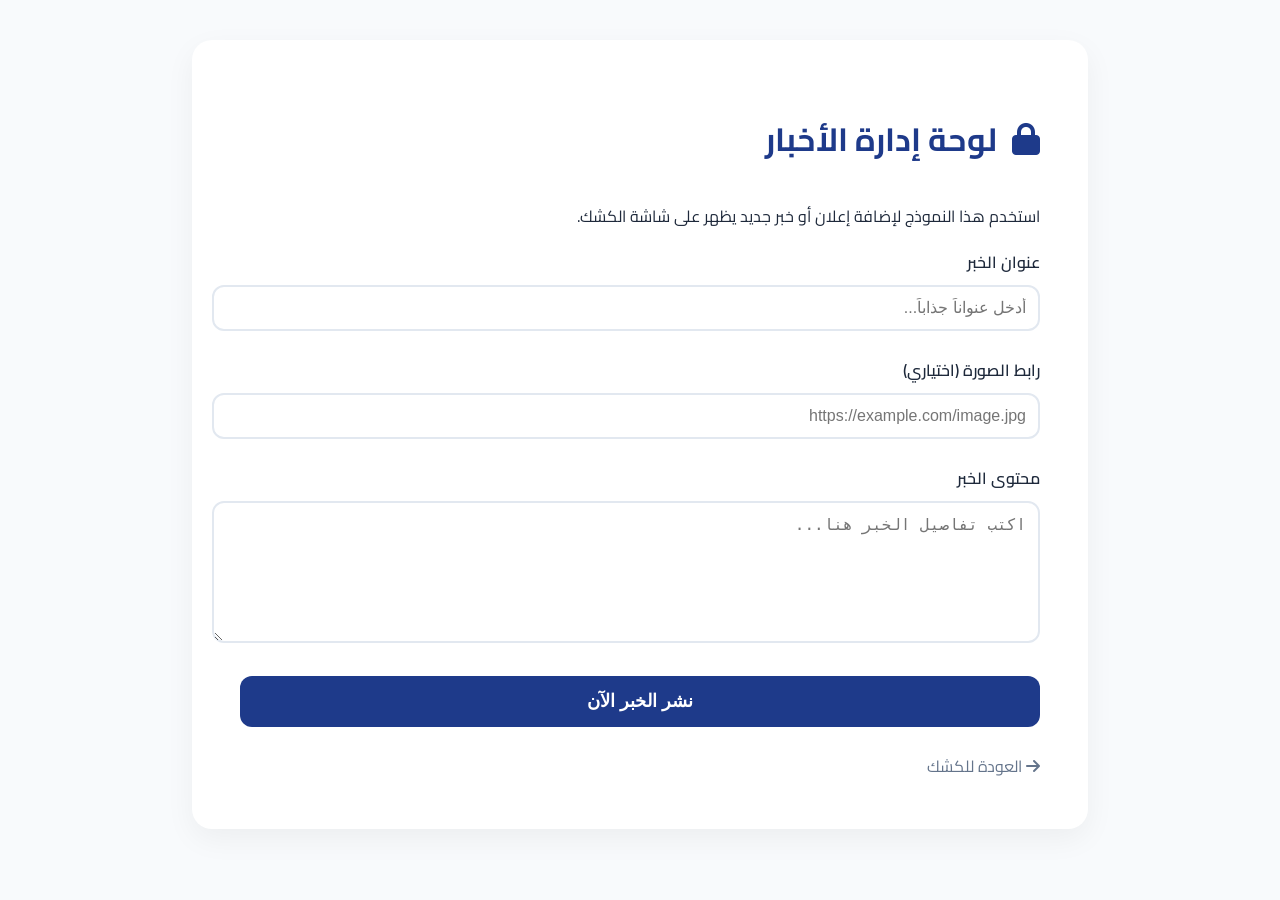
<file: smart_kiosk/frontend/admin.html>
<!DOCTYPE html>
<html lang="ar" dir="rtl">
<head>
    <meta charset="UTF-8">
    <meta name="viewport" content="width=device-width, initial-scale=1.0">
    <title>لوحة الإدارة - أخبار الجامعة الذكية</title>
    <link href="https://fonts.googleapis.com/css2?family=Cairo:wght@400;600;800&display=swap" rel="stylesheet">
    <link rel="stylesheet" href="https://cdnjs.cloudflare.com/ajax/libs/font-awesome/6.4.0/css/all.min.css">
    <style>
        :root {
            --primary: #1e3a8a;
            --bg: #f8fafc;
            --card: #ffffff;
            --text: #1e293b;
        }
        body { font-family: 'Cairo', sans-serif; background: var(--bg); color: var(--text); padding: 2rem; }
        .admin-container { max-width: 800px; margin: 0 auto; background: var(--card); padding: 3rem; border-radius: 20px; box-shadow: 0 10px 30px rgba(0,0,0,0.05); }
        h1 { color: var(--primary); margin-bottom: 2rem; display: flex; align-items: center; gap: 15px; }
        .form-group { margin-bottom: 1.5rem; }
        label { display: block; margin-bottom: 8px; font-weight: 600; }
        input, textarea { width: 100%; padding: 12px; border: 2px solid #e2e8f0; border-radius: 12px; font-size: 1rem; outline: none; transition: 0.3s; }
        input:focus, textarea:focus { border-color: var(--primary); }
        button { background: var(--primary); color: white; border: none; padding: 15px 30px; border-radius: 12px; font-size: 1.1rem; font-weight: 700; cursor: pointer; width: 100%; transition: 0.3s; }
        button:hover { opacity: 0.9; transform: translateY(-2px); }
        .back-link { display: inline-block; margin-top: 1.5rem; color: #64748b; text-decoration: none; }
        .status-msg { margin-top: 1rem; padding: 1rem; border-radius: 8px; display: none; }
        .status-success { background: #dcfce7; color: #166534; }
        .status-error { background: #fee2e2; color: #991b1b; }
    </style>
</head>
<body>
    <div class="admin-container">
        <h1><i class="fa-solid fa-lock"></i> لوحة إدارة الأخبار</h1>
        <p>استخدم هذا النموذج لإضافة إعلان أو خبر جديد يظهر على شاشة الكشك.</p>
        
        <form id="newsForm">
            <div class="form-group">
                <label>عنوان الخبر</label>
                <input type="text" id="title" placeholder="أدخل عنواناً جذاباً..." required>
            </div>
            <div class="form-group">
                <label>رابط الصورة (اختياري)</label>
                <input type="url" id="image_url" placeholder="https://example.com/image.jpg">
            </div>
            <div class="form-group">
                <label>محتوى الخبر</label>
                <textarea id="content" rows="6" placeholder="اكتب تفاصيل الخبر هنا..." required></textarea>
            </div>
            <button type="submit" id="submitBtn">نشر الخبر الآن</button>
        </form>
        
        <div id="status" class="status-msg"></div>
        
        <a href="index.html" class="back-link"><i class="fa-solid fa-arrow-right"></i> العودة للكشك</a>
    </div>

    <script src="admin.js"></script>
</body>
</html>
</file>
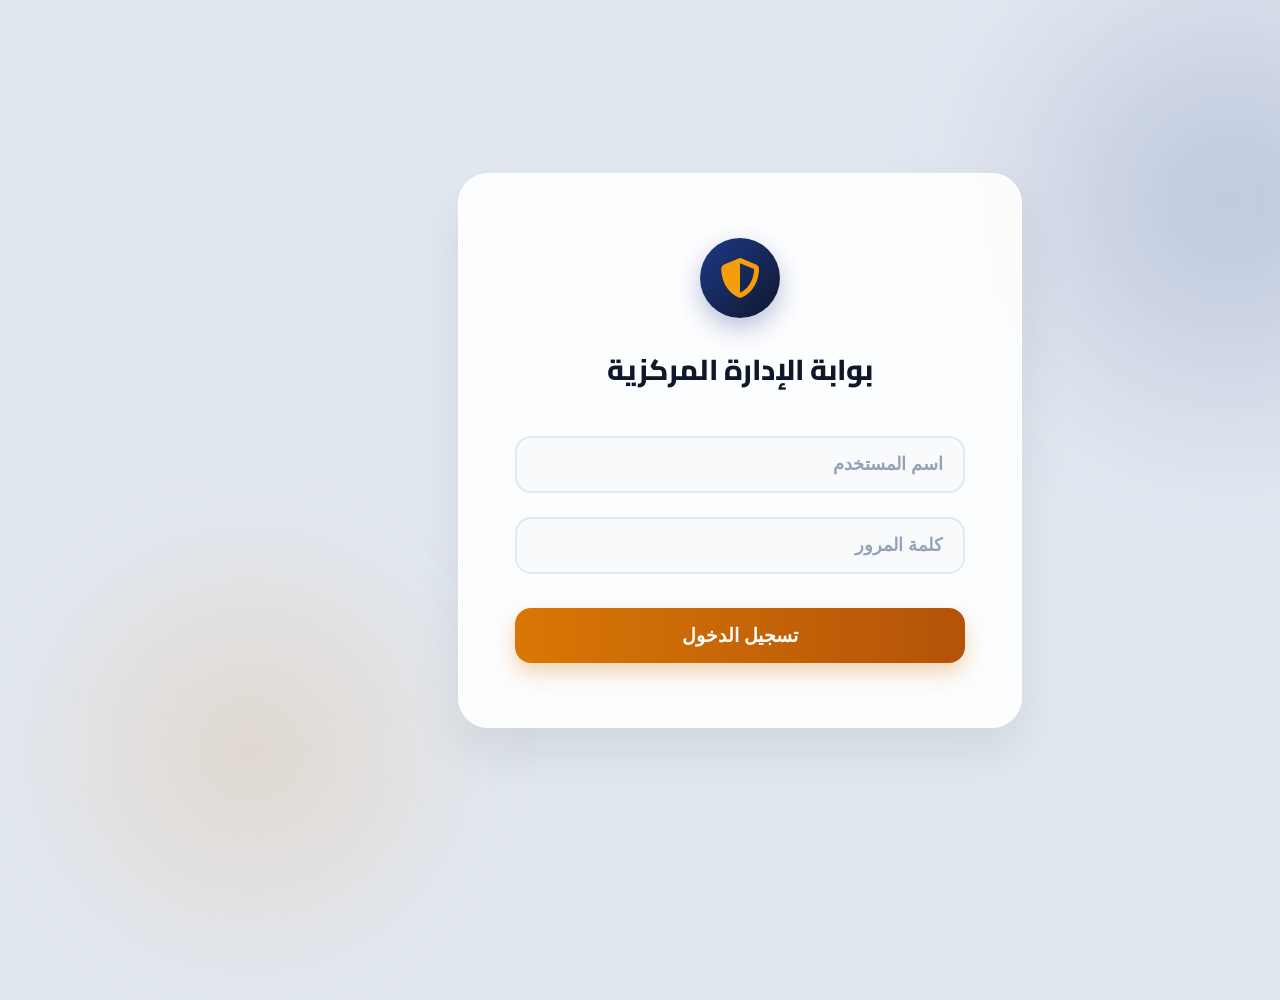
<file: smart_kiosk/frontend/admin_login.html>
<!DOCTYPE html>
<html lang="ar" dir="rtl">
<head>
    <meta charset="UTF-8">
    <meta name="viewport" content="width=device-width, initial-scale=1.0">
    <title>تسجيل الدخول - لوحة إدارة الجامعة</title>
    <link href="https://fonts.googleapis.com/css2?family=Cairo:wght@400;600;800&display=swap" rel="stylesheet">
    <link rel="stylesheet" href="https://cdnjs.cloudflare.com/ajax/libs/font-awesome/6.4.0/css/all.min.css">
    <style>
        body { font-family: 'Cairo', sans-serif; background: #e2e8f0; display: flex; justify-content: center; align-items: center; height: 100vh; margin: 0; overflow: hidden; }
        
        /* Premium Background Effect */
        body::before { content: ''; position: absolute; width: 600px; height: 600px; background: radial-gradient(circle, rgba(30,58,138,0.2), transparent 70%); top: -100px; right: -150px; z-index: -1; filter: blur(50px); }
        body::after { content: ''; position: absolute; width: 500px; height: 500px; background: radial-gradient(circle, rgba(217,119,6,0.15), transparent 70%); bottom: -100px; left: -100px; z-index: -1; filter: blur(40px); }
        
        .login-box { background: rgba(255, 255, 255, 0.9); backdrop-filter: blur(20px); padding: 4rem 3.5rem; border-radius: 30px; box-shadow: 0 25px 50px rgba(0,0,0,0.08); width: 100%; max-width: 450px; text-align: center; border: 1px solid rgba(255,255,255,1); animation: popIn 0.6s cubic-bezier(0.16, 1, 0.3, 1); }
        @keyframes popIn { from { opacity: 0; transform: scale(0.9) translateY(20px); } to { opacity: 1; transform: scale(1) translateY(0); } }
        
        .login-box h2 { color: #0f172a; margin-bottom: 2.5rem; font-size: 1.8rem; font-weight: 800; }
        .icon-circle { width: 80px; height: 80px; background: linear-gradient(135deg, #1e3a8a, #0f172a); border-radius: 50%; display: flex; justify-content: center; align-items: center; margin: 0 auto 1.5rem auto; box-shadow: 0 10px 25px rgba(30,58,138,0.3); }
        .icon-circle i { font-size: 2.5rem; color: #f59e0b; }
        
        input { width: 100%; padding: 16px 20px; margin-bottom: 1.5rem; border: 2px solid #e2e8f0; border-radius: 16px; font-size: 1.1rem; font-weight: 600; outline: none; background: #f8fafc; transition: 0.3s; box-sizing: border-box; color: #1e293b; }
        input:focus { border-color: #1e3a8a; background: white; box-shadow: 0 0 0 4px rgba(30,58,138,0.1); }
        input::placeholder { color: #94a3b8; }
        
        button { background: linear-gradient(90deg, #d97706, #b45309); color: white; border: none; padding: 16px; border-radius: 16px; font-size: 1.2rem; font-weight: 800; cursor: pointer; width: 100%; transition: 0.3s; box-shadow: 0 10px 20px rgba(217,119,6,0.3); margin-top: 10px; }
        button:hover { background: linear-gradient(90deg, #b45309, #92400e); transform: translateY(-3px); box-shadow: 0 15px 25px rgba(217,119,6,0.4); }
        
        #errorMsg { color: #dc2626; margin-top: 1.5rem; font-weight: 700; font-size: 1rem; padding: 10px; border-radius: 10px; background: #fef2f2; display: none; }
    </style>
</head>
<body>
    <div class="login-box">
        <div class="icon-circle">
            <i class="fa-solid fa-shield-halved"></i>
        </div>
        <h2>بوابة الإدارة المركزية</h2>
        <form id="loginForm">
            <input type="text" id="username" placeholder="اسم المستخدم" required>
            <input type="password" id="password" placeholder="كلمة المرور" required>
            <button type="submit">تسجيل الدخول</button>
        </form>
        <div id="errorMsg"></div>
    </div>
    
    <script>
        document.getElementById('loginForm').addEventListener('submit', async (e) => {
            e.preventDefault();
            const u = document.getElementById('username').value;
            const p = document.getElementById('password').value;
            
            const res = await fetch('/api/admin/login', {
                method: 'POST',
                headers: { 'Content-Type': 'application/json' },
                body: JSON.stringify({ username: u, password: p })
            });
            
            const data = await res.json();
            const errorDiv = document.getElementById('errorMsg');
            if(data.success) {
                window.location.href = '/admin_portal.html';
            } else {
                errorDiv.innerText = data.error || 'خطأ في تسجيل الدخول';
                errorDiv.style.display = 'block';
                // Shake effect on error
                const box = document.querySelector('.login-box');
                box.style.transform = 'translateX(-10px)';
                setTimeout(()=> box.style.transform = 'translateX(10px)', 100);
                setTimeout(()=> box.style.transform = 'translateX(-10px)', 200);
                setTimeout(()=> box.style.transform = 'translateX(0)', 300);
            }
        });
    </script>
</body>
</html>
</file>
